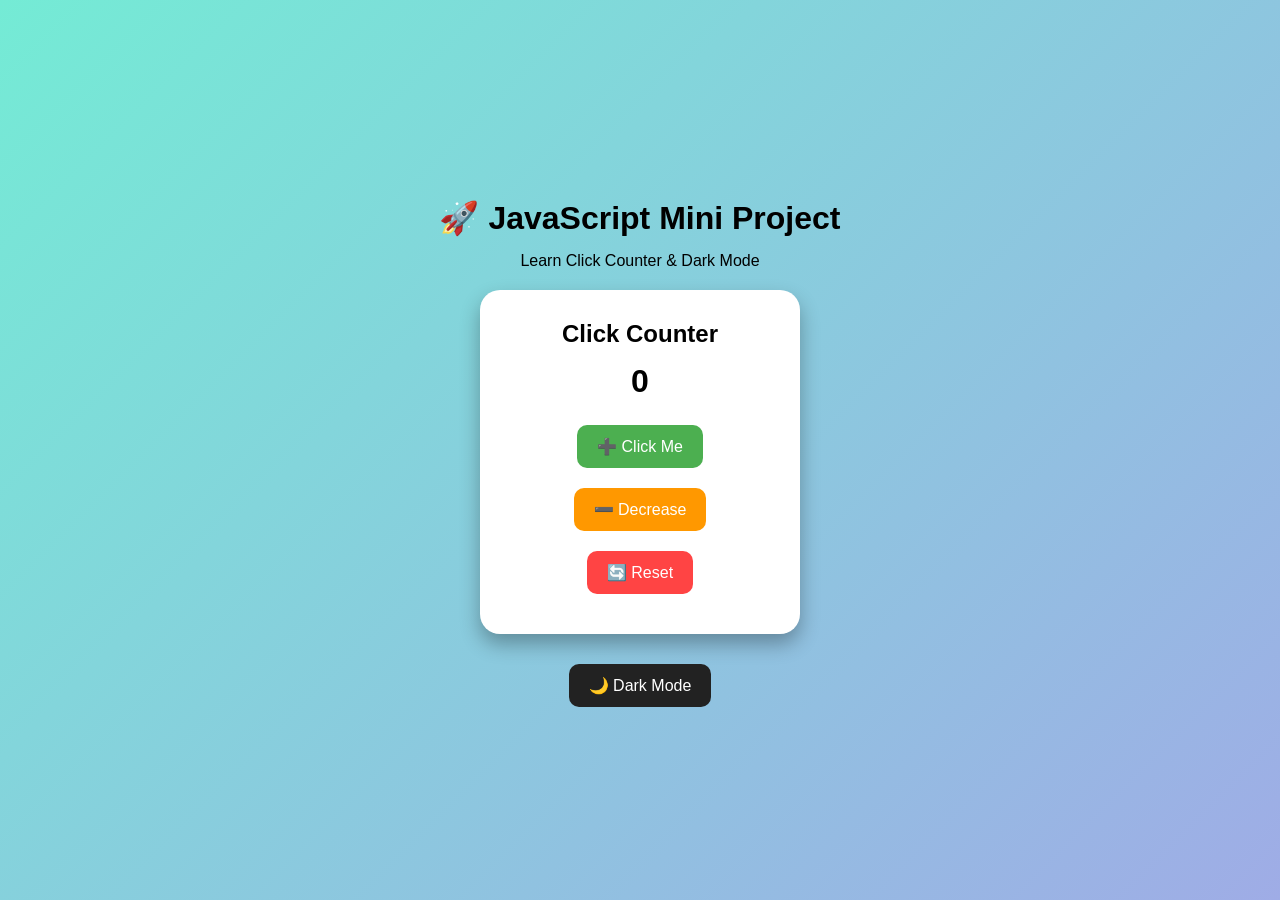
<file: DAY4/index.html>
<!DOCTYPE html>
<html lang="en">
<head>
    <meta charset="UTF-8">
    <meta name="viewport" content="width=device-width, initial-scale=1.0">
    <title>Beginner JavaScript Project</title>
    <link rel="stylesheet" href="style.css">
</head>
<body>

<div class="container">

    <h1>🚀 JavaScript Mini Project</h1>

    <p>Learn Click Counter & Dark Mode</p>

    <div class="card">

        <h2>Click Counter</h2>

        <h1 id="count">0</h1>

        <button id="increase">
            ➕ Click Me
        </button>

        <button id="decrease">
            ➖ Decrease
        </button>
        
        <button id="reset">
            🔄 Reset
        </button>

    </div>

    <button id="darkBtn">
        🌙 Dark Mode
    </button>

</div>

<script src="script.js"></script>

</body>
</html>
</file>
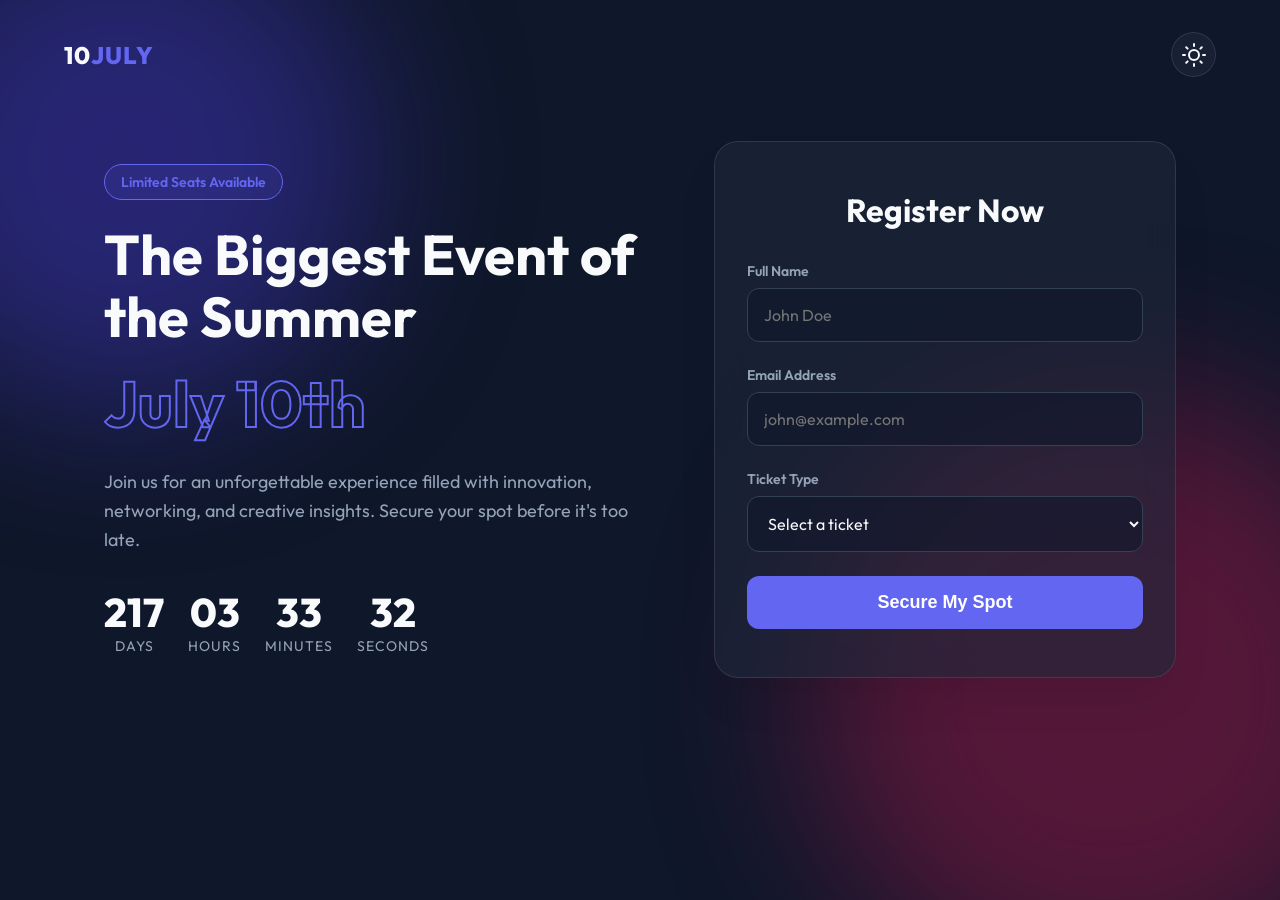
<file: DAY5/index.html>
<!DOCTYPE html>
<html lang="en">
<head>
    <meta charset="UTF-8">
    <meta name="viewport" content="width=device-width, initial-scale=1.0">
    <title>July 10th Event | Register Now</title>
    <link rel="stylesheet" href="style.css">
    <link href="https://fonts.googleapis.com/css2?family=Outfit:wght@300;400;600;800&display=swap" rel="stylesheet">
</head>
<body class="dark-mode">
    <div class="background-elements">
        <div class="blob blob-1"></div>
        <div class="blob blob-2"></div>
    </div>

    <header class="header">
        <div class="logo">10<span>JULY</span></div>
        <button id="theme-toggle" class="theme-btn" aria-label="Toggle Theme">
            <svg class="sun-icon" xmlns="http://www.w3.org/2000/svg" width="24" height="24" viewBox="0 0 24 24" fill="none" stroke="currentColor" stroke-width="2" stroke-linecap="round" stroke-linejoin="round"><circle cx="12" cy="12" r="5"></circle><line x1="12" y1="1" x2="12" y2="3"></line><line x1="12" y1="21" x2="12" y2="23"></line><line x1="4.22" y1="4.22" x2="5.64" y2="5.64"></line><line x1="18.36" y1="18.36" x2="19.78" y2="19.78"></line><line x1="1" y1="12" x2="3" y2="12"></line><line x1="21" y1="12" x2="23" y2="12"></line><line x1="4.22" y1="19.78" x2="5.64" y2="18.36"></line><line x1="18.36" y1="5.64" x2="19.78" y2="4.22"></line></svg>
            <svg class="moon-icon" xmlns="http://www.w3.org/2000/svg" width="24" height="24" viewBox="0 0 24 24" fill="none" stroke="currentColor" stroke-width="2" stroke-linecap="round" stroke-linejoin="round"><path d="M21 12.79A9 9 0 1 1 11.21 3 7 7 0 0 0 21 12.79z"></path></svg>
        </button>
    </header>

    <main class="container">
        <section class="hero-section">
            <div class="badge">Limited Seats Available</div>
            <h1 class="title">The Biggest Event of the Summer</h1>
            <h2 class="date">July 10th</h2>
            <p class="subtitle">Join us for an unforgettable experience filled with innovation, networking, and creative insights. Secure your spot before it's too late.</p>
            <div class="countdown" id="countdown">
                <div class="time-box">
                    <span id="days">00</span>
                    <label>Days</label>
                </div>
                <div class="time-box">
                    <span id="hours">00</span>
                    <label>Hours</label>
                </div>
                <div class="time-box">
                    <span id="minutes">00</span>
                    <label>Minutes</label>
                </div>
                <div class="time-box">
                    <span id="seconds">00</span>
                    <label>Seconds</label>
                </div>
            </div>
        </section>

        <section class="registration-section">
            <div class="glass-card">
                <h3>Register Now</h3>
                <form id="registration-form">
                    <div class="input-group">
                        <label for="fullName">Full Name</label>
                        <input type="text" id="fullName" placeholder="John Doe" required>
                    </div>
                    <div class="input-group">
                        <label for="email">Email Address</label>
                        <input type="email" id="email" placeholder="john@example.com" required>
                    </div>
                    <div class="input-group">
                        <label for="ticketType">Ticket Type</label>
                        <select id="ticketType" required>
                            <option value="" disabled selected>Select a ticket</option>
                            <option value="standard">Standard Pass - $49</option>
                            <option value="vip">VIP Pass - $149</option>
                            <option value="student">Student Pass - $29</option>
                        </select>
                    </div>
                    <button type="submit" class="submit-btn">Secure My Spot</button>
                    <p class="success-msg" id="success-message">🎉 Registration successful! See you on July 10th.</p>
                </form>
            </div>
        </section>
    </main>

    <script src="script.js"></script>
</body>
</html>
</file>
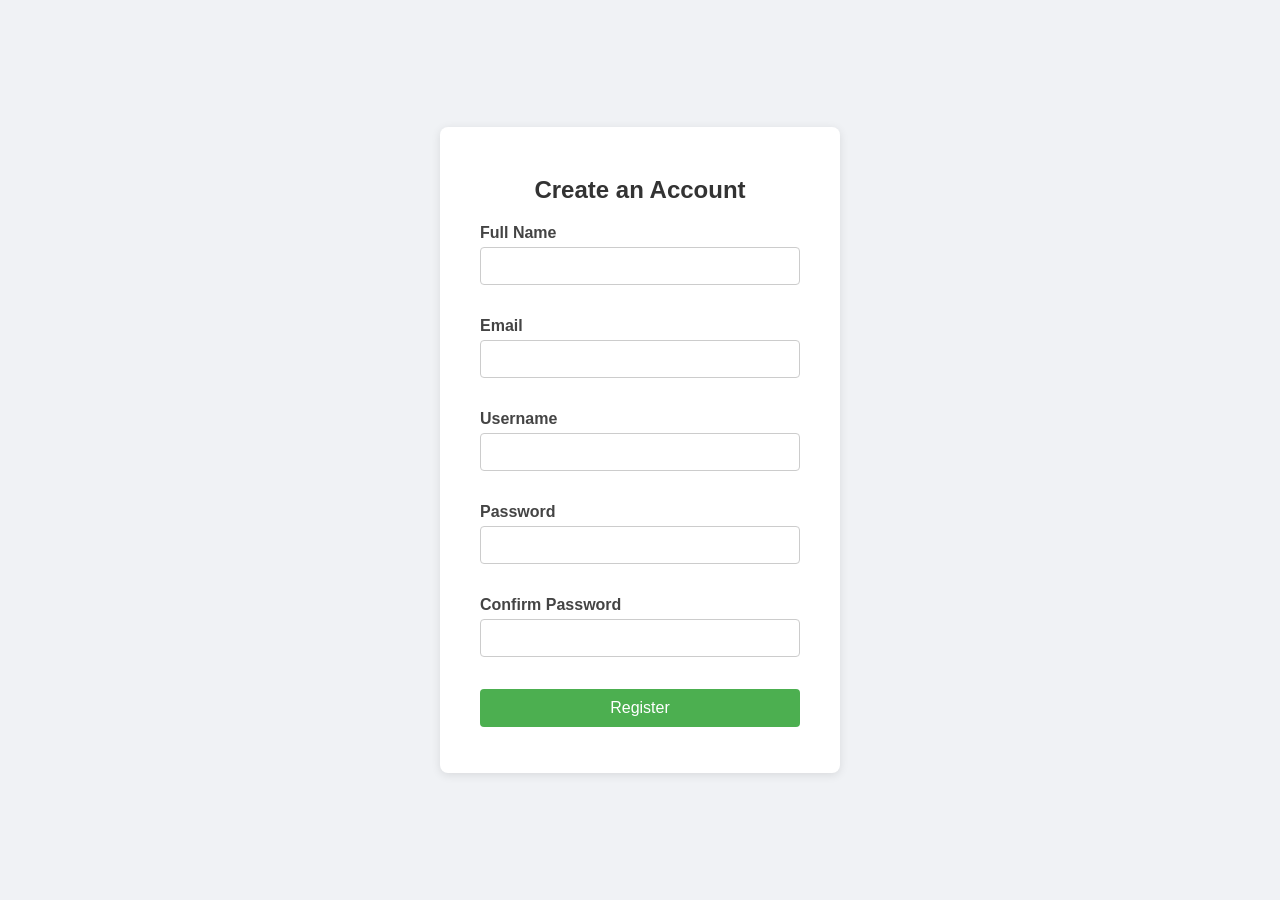
<file: DAY9/index.html>
<!DOCTYPE html>
<html lang="en">
<head>
<meta charset="UTF-8">
<title>Registration Form</title>
<link rel="stylesheet" href="style.css">
</head>
<body>

<div class="container">
  <h2>Create an Account</h2>

  <form id="registerForm" action="register.php" method="POST" novalidate>

    <div class="form-group">
      <label for="fullname">Full Name</label>
      <input type="text" id="fullname" name="fullname">
      <span class="error" id="fullnameError"></span>
    </div>

    <div class="form-group">
      <label for="email">Email</label>
      <input type="text" id="email" name="email">
      <span class="error" id="emailError"></span>
    </div>

    <div class="form-group">
      <label for="username">Username</label>
      <input type="text" id="username" name="username">
      <span class="error" id="usernameError"></span>
    </div>

    <div class="form-group">
      <label for="password">Password</label>
      <input type="password" id="password" name="password">
      <span class="error" id="passwordError"></span>
    </div>

    <div class="form-group">
      <label for="confirmPassword">Confirm Password</label>
      <input type="password" id="confirmPassword" name="confirmPassword">
      <span class="error" id="confirmPasswordError"></span>
    </div>

    <div class="form-group">
      <button type="submit">Register</button>
    </div>

    <p id="formMessage"></p>

  </form>
</div>

<script src="script.js"></script>
</body>
</html>
</file>
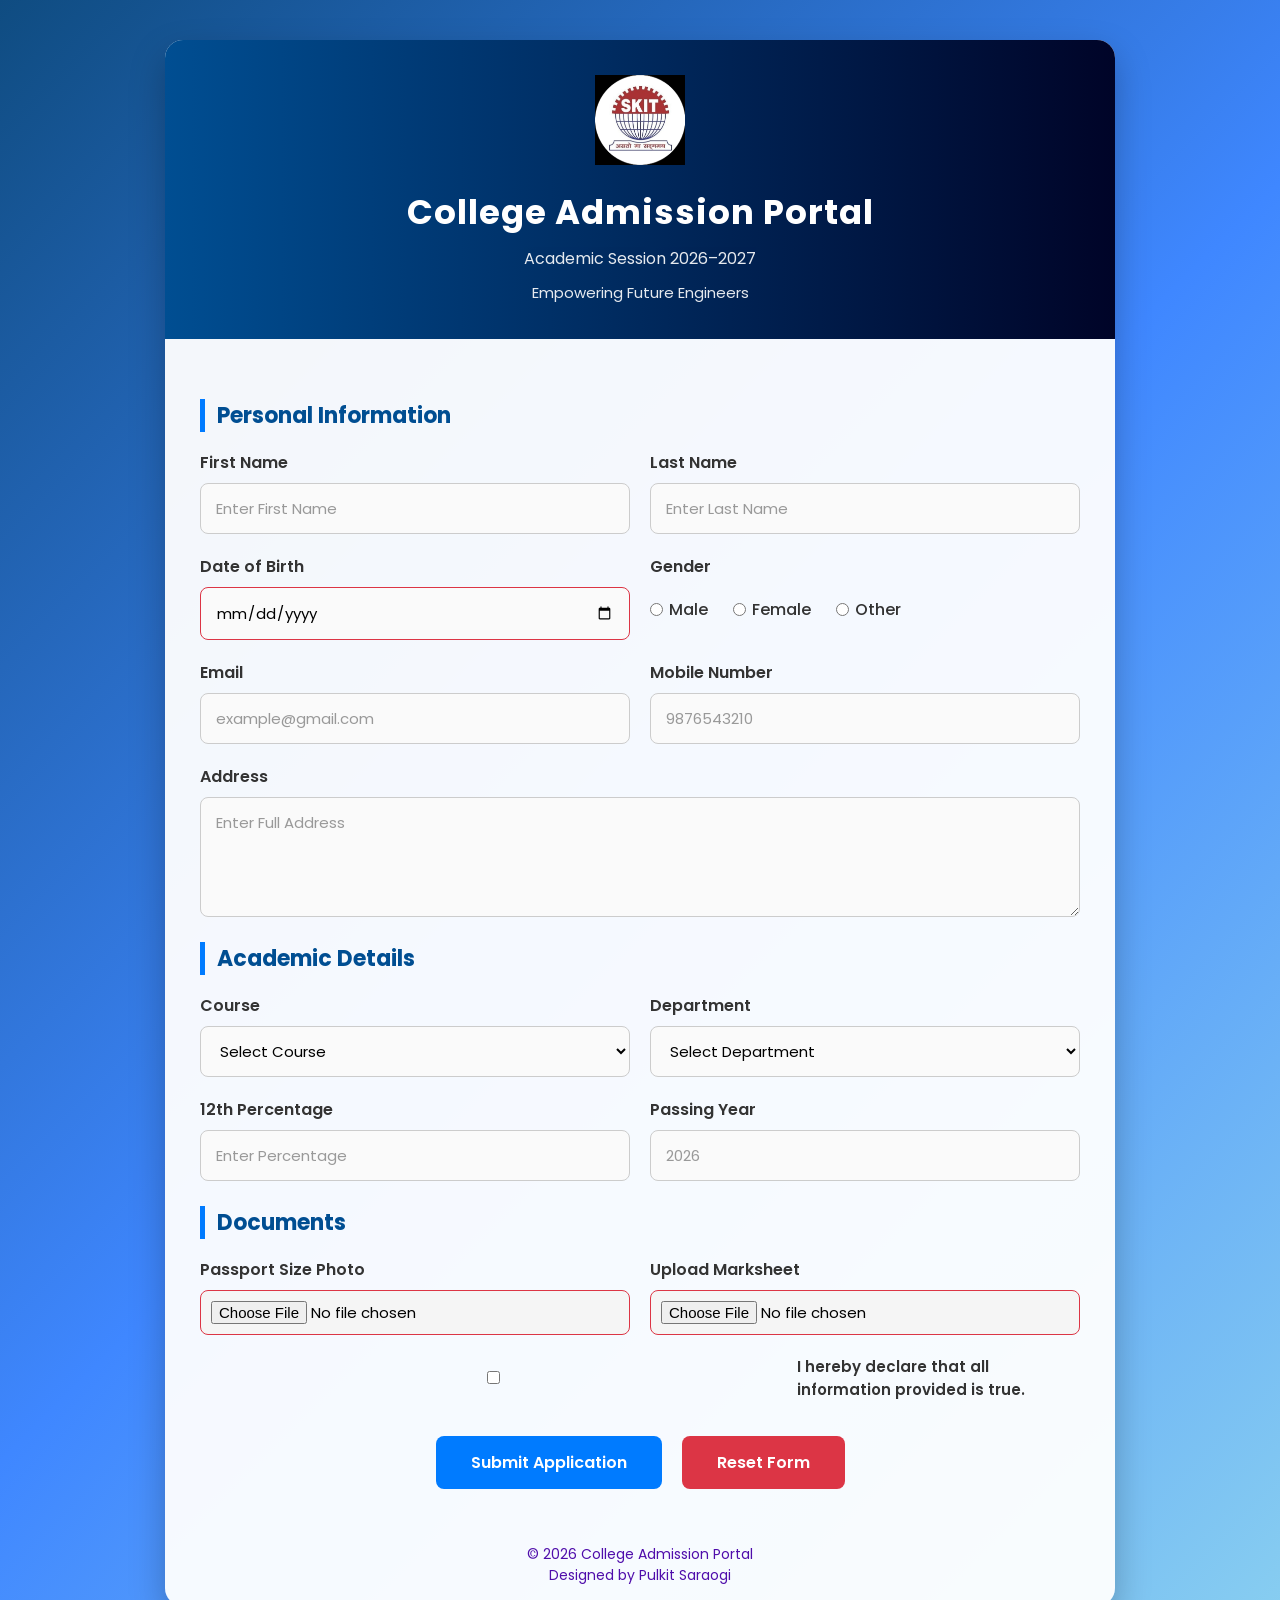
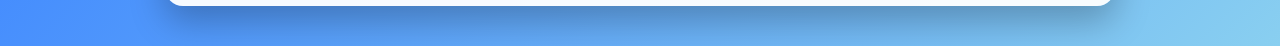
<file: DAY2/add.html>
<!DOCTYPE html>
<html lang="en">
<head>
    <meta charset="UTF-8">
    <meta name="viewport" content="width=device-width, initial-scale=1.0">
    <title>College Admission Form</title>
    <link rel="stylesheet" href="style.css">
</head>
<body>

<div class="container">

    <div class="header">

    <img src="WhatsApp Image 2026-06-28 at 10.21.29 PM.jpeg" alt="College Logo" class="logo">

    <h1>College Admission Portal</h1>

    <p>Academic Session 2026–2027</p>

    <span class="subtitle">
        Empowering Future Engineers
    </span>

</div>

    <form>

        <h2>Personal Information</h2>

        <div class="row">

            <div class="input-box">
                <label>First Name</label>
                <input type="text"
                placeholder="Enter First Name"
                required>
            </div>

            <div class="input-box">
                <label>Last Name</label>
                <input type="text"
                placeholder="Enter Last Name"
                required>
            </div>

        </div>

        <div class="row">

            <div class="input-box">
                <label>Date of Birth</label>
                <input type="date" required>
            </div>

            <div class="input-box">
                <label>Gender</label>

                <div class="gender">
                    <label><input type="radio" name="gender" required> Male</label>

                    <label><input type="radio" name="gender"> Female</label>

                    <label><input type="radio" name="gender"> Other</label>
                </div>

            </div>

        </div>

        <div class="row">

            <div class="input-box">
                <label>Email</label>
                <input type="email"
                placeholder="example@gmail.com"
                required>
            </div>

            <div class="input-box">
                <label>Mobile Number</label>
                <input type="tel"
                placeholder="9876543210"
                pattern="[0-9]{10}"
                required>
            </div>

        </div>

        <div class="input-box">
            <label>Address</label>

            <textarea
            rows="4"
            placeholder="Enter Full Address"
            required></textarea>
        </div>

        <h2>Academic Details</h2>

        <div class="row">

            <div class="input-box">
                <label>Course</label>

                <select required>
                    <option value="">Select Course</option>
                    <option>B.Tech</option>
                    <option>BCA</option>
                    <option>BBA</option>
                    <option>B.Sc</option>
                    <option>BA</option>
                    <option>B.Com</option>
                    <option>MCA</option>
                    <option>MBA</option>
                </select>

            </div>

            <div class="input-box">
                <label>Department</label>

                <select required>
                    <option value="">Select Department</option>
                    <option>Computer Science</option>
                    <option>Civil Engineering</option>
                    <option>Mechanical Engineering</option>
                    <option>Electrical Engineering</option>
                    <option>Commerce</option>
                </select>

            </div>

        </div>

        <div class="row">

            <div class="input-box">
                <label>12th Percentage</label>

                <input type="number"
                placeholder="Enter Percentage"
                min="35"
                max="100"
                required>
            </div>

            <div class="input-box">
                <label>Passing Year</label>

                <input type="number"
                placeholder="2026"
                min="2010"
                max="2030"
                required>
            </div>

        </div>

        <h2>Documents</h2>

        <div class="row">

            <div class="input-box">
                <label>Passport Size Photo</label>
                <input type="file" required>
            </div>

            <div class="input-box">
                <label>Upload Marksheet</label>
                <input type="file" required>
            </div>

        </div>

        <div class="checkbox">

            <label>
                <input type="checkbox" required>
                I hereby declare that all information provided is true.
            </label>

        </div>

        <div class="buttons">
            <button type="submit">Submit Application</button>
            <button type="reset">Reset Form</button>
        </div>

    </form>
    <footer>

© 2026 College Admission Portal
<br>
Designed by Pulkit Saraogi

</footer>

</div>

</body>
</html>
</file>
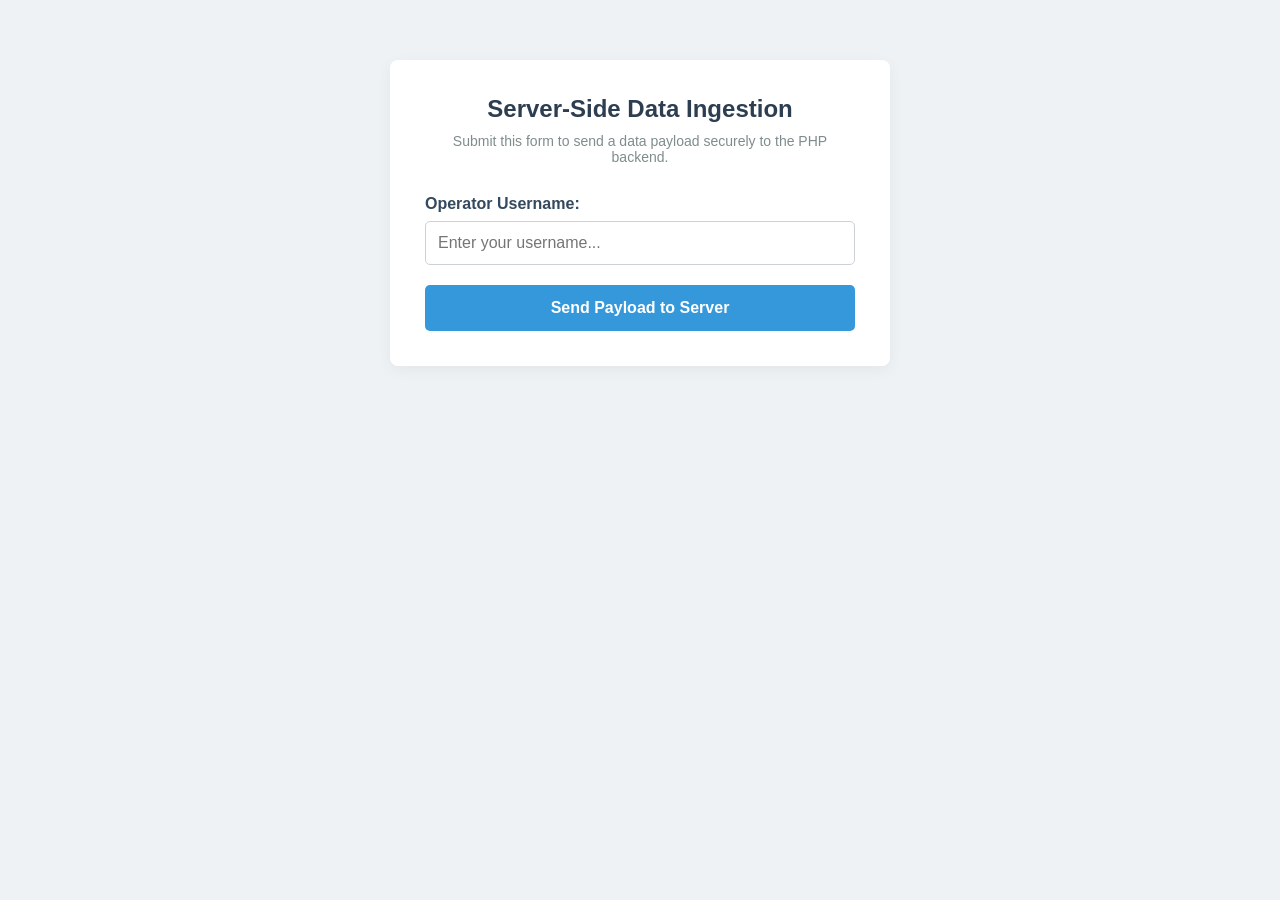
<file: DAY7/form.html>
<!DOCTYPE html>
<html lang="en">
<head>
    <meta charset="UTF-8">
    <meta name="viewport" content="width=device-width, initial-scale=1.0">
    <title>Day 7: PHP Data Ingestion</title>
    <!-- Link to our unified CSS stylesheet -->
    <link rel="stylesheet" href="style.css">
</head>
<body>

    <div class="main-container">
        <h1>Server-Side Data Ingestion</h1>
        <p class="subtitle">Submit this form to send a data payload securely to the PHP backend.</p>

        <!-- The action attribute points to our PHP script. The method is set to POST -->
        <form action="process.php" method="POST" class="custom-form">
            
            <div class="form-group">
                <label for="username">Operator Username:</label>
                <!-- We give this input the name="username" so PHP knows how to find it -->
                <input type="text" id="username" name="username" placeholder="Enter your username...">
            </div>
            
            <button type="submit" class="submit-btn">Send Payload to Server</button>
            
        </form>
    </div>

</body>
</html>
</file>
<file: DAY4/style.css>
*{
    margin:0;
    padding:0;
    box-sizing:border-box;
    font-family:Arial, Helvetica, sans-serif;
}

body{

    display:flex;
    justify-content:center;
    align-items:center;
    height:100vh;

    background:linear-gradient(135deg,#74ebd5,#9face6);

    transition:.5s;
}

.container{

    text-align:center;

}

.card{

    background:white;

    padding:30px;

    border-radius:20px;

    width:320px;

    box-shadow:0 10px 20px rgba(0,0,0,.3);

    margin:20px auto;

    transition:.5s;

}

h1{

    margin:15px;

}

button{

    padding:12px 20px;

    margin:10px;

    border:none;

    border-radius:10px;

    cursor:pointer;

    font-size:16px;

    transition:.3s;

}

#increase{

    background:#4CAF50;
    color:white;

}

#increase:hover{

    background:#2e8b57;

}
#decrease{

    background:#ff9800;
    color:white;

}

#decrease:hover{

    background:#e65100;

}

#reset{

    background:#ff4444;
    color:white;

}

#reset:hover{

    background:#cc0000;

}

#darkBtn{

    background:#222;
    color:white;

}

#darkBtn:hover{

    background:black;

}

/* Dark Mode */

.dark{

    background:#111;

    color:white;

}

.dark .card{

    background:#222;

    color:white;

}
</file>
<file: DAY5/style.css>
:root {
    /* Light Mode Variables */
    --bg-color: #f3f4f6;
    --text-primary: #1f2937;
    --text-secondary: #4b5563;
    --card-bg: rgba(255, 255, 255, 0.7);
    --card-border: rgba(255, 255, 255, 0.5);
    --input-bg: rgba(255, 255, 255, 0.8);
    --input-border: #d1d5db;
    --input-focus: #6366f1;
    --primary-color: #4f46e5;
    --primary-hover: #4338ca;
    --blob-1: #c7d2fe;
    --blob-2: #fbcfe8;
}

body.dark-mode {
    /* Dark Mode Variables */
    --bg-color: #0f172a;
    --text-primary: #f8fafc;
    --text-secondary: #94a3b8;
    --card-bg: rgba(30, 41, 59, 0.6);
    --card-border: rgba(255, 255, 255, 0.1);
    --input-bg: rgba(15, 23, 42, 0.6);
    --input-border: #334155;
    --input-focus: #818cf8;
    --primary-color: #6366f1;
    --primary-hover: #818cf8;
    --blob-1: #3730a3;
    --blob-2: #831843;
}

* {
    margin: 0;
    padding: 0;
    box-sizing: border-box;
}

body {
    font-family: 'Outfit', sans-serif;
    background-color: var(--bg-color);
    color: var(--text-primary);
    transition: background-color 0.5s ease, color 0.5s ease;
    min-height: 100vh;
    overflow-x: hidden;
    position: relative;
}

/* Background Blobs for Visual Aesthetics */
.background-elements {
    position: fixed;
    top: 0;
    left: 0;
    width: 100vw;
    height: 100vh;
    z-index: -1;
    overflow: hidden;
}

.blob {
    position: absolute;
    border-radius: 50%;
    filter: blur(80px);
    opacity: 0.6;
    animation: float 10s infinite alternate;
}

.blob-1 {
    top: -10%;
    left: -10%;
    width: 500px;
    height: 500px;
    background: var(--blob-1);
    transition: background 0.5s ease;
}

.blob-2 {
    bottom: -10%;
    right: -10%;
    width: 600px;
    height: 600px;
    background: var(--blob-2);
    animation-delay: -5s;
    transition: background 0.5s ease;
}

@keyframes float {
    0% { transform: translate(0, 0) scale(1); }
    100% { transform: translate(50px, 50px) scale(1.1); }
}

/* Header & Theme Toggle */
.header {
    display: flex;
    justify-content: space-between;
    align-items: center;
    padding: 2rem 5%;
    max-width: 1400px;
    margin: 0 auto;
}

.logo {
    font-size: 1.5rem;
    font-weight: 800;
    letter-spacing: 1px;
}

.logo span {
    color: var(--primary-color);
}

.theme-btn {
    background: var(--card-bg);
    border: 1px solid var(--card-border);
    backdrop-filter: blur(10px);
    color: var(--text-primary);
    width: 45px;
    height: 45px;
    border-radius: 50%;
    cursor: pointer;
    display: flex;
    justify-content: center;
    align-items: center;
    transition: all 0.3s ease;
}

.theme-btn:hover {
    transform: scale(1.1);
    background: var(--primary-color);
    color: white;
}

body.dark-mode .sun-icon { display: block; }
body.dark-mode .moon-icon { display: none; }
body:not(.dark-mode) .sun-icon { display: none; }
body:not(.dark-mode) .moon-icon { display: block; }

/* Main Layout */
.container {
    display: flex;
    flex-wrap: wrap;
    justify-content: space-between;
    align-items: center;
    max-width: 1200px;
    margin: 2rem auto;
    padding: 0 5%;
    gap: 3rem;
}

.hero-section {
    flex: 1 1 500px;
}

.badge {
    display: inline-block;
    padding: 0.5rem 1rem;
    background: rgba(99, 102, 241, 0.1);
    color: var(--primary-color);
    border: 1px solid var(--primary-color);
    border-radius: 20px;
    font-size: 0.875rem;
    font-weight: 600;
    margin-bottom: 1.5rem;
}

.title {
    font-size: 3.5rem;
    line-height: 1.1;
    margin-bottom: 1rem;
}

.date {
    font-size: 4rem;
    color: transparent;
    -webkit-text-stroke: 2px var(--primary-color);
    margin-bottom: 1.5rem;
}

body:not(.dark-mode) .date {
    -webkit-text-stroke: 2px var(--text-primary);
    color: var(--primary-color);
}


.subtitle {
    font-size: 1.125rem;
    color: var(--text-secondary);
    line-height: 1.6;
    margin-bottom: 2rem;
}

/* Countdown */
.countdown {
    display: flex;
    gap: 1.5rem;
}

.time-box {
    display: flex;
    flex-direction: column;
    align-items: center;
}

.time-box span {
    font-size: 2.5rem;
    font-weight: 800;
    color: var(--text-primary);
}

.time-box label {
    font-size: 0.875rem;
    color: var(--text-secondary);
    text-transform: uppercase;
    letter-spacing: 1px;
}

/* Form Section (Glassmorphism) */
.registration-section {
    flex: 1 1 400px;
}

.glass-card {
    background: var(--card-bg);
    backdrop-filter: blur(16px);
    -webkit-backdrop-filter: blur(16px);
    border: 1px solid var(--card-border);
    border-radius: 24px;
    padding: 3rem 2rem;
    box-shadow: 0 25px 50px -12px rgba(0, 0, 0, 0.1);
}

.glass-card h3 {
    font-size: 2rem;
    margin-bottom: 2rem;
    text-align: center;
}

.input-group {
    margin-bottom: 1.5rem;
}

.input-group label {
    display: block;
    font-size: 0.875rem;
    font-weight: 600;
    margin-bottom: 0.5rem;
    color: var(--text-secondary);
}

.input-group input,
.input-group select {
    width: 100%;
    padding: 1rem;
    border-radius: 12px;
    border: 1px solid var(--input-border);
    background: var(--input-bg);
    color: var(--text-primary);
    font-family: inherit;
    font-size: 1rem;
    transition: all 0.3s ease;
    outline: none;
}

.input-group input:focus,
.input-group select:focus {
    border-color: var(--input-focus);
    box-shadow: 0 0 0 4px rgba(99, 102, 241, 0.1);
}

.input-group select option {
    background: var(--bg-color);
    color: var(--text-primary);
}

.submit-btn {
    width: 100%;
    padding: 1rem;
    border: none;
    border-radius: 12px;
    background: var(--primary-color);
    color: white;
    font-size: 1.125rem;
    font-weight: 600;
    cursor: pointer;
    transition: background 0.3s ease, transform 0.2s ease;
}

.submit-btn:hover {
    background: var(--primary-hover);
    transform: translateY(-2px);
}

.submit-btn:active {
    transform: translateY(0);
}

.success-msg {
    display: none;
    margin-top: 1.5rem;
    padding: 1rem;
    background: rgba(34, 197, 94, 0.1);
    color: #22c55e;
    border-radius: 12px;
    text-align: center;
    font-weight: 600;
}

/* Responsive */
@media (max-width: 768px) {
    .title { font-size: 2.5rem; }
    .date { font-size: 3rem; }
    .countdown { gap: 1rem; }
    .time-box span { font-size: 1.8rem; }
    .container { gap: 2rem; margin: 1rem auto; }
}
</file>
<file: DAY9/style.css>
* {
  box-sizing: border-box;
}

body {
  font-family: Arial, Helvetica, sans-serif;
  background-color: #f0f2f5;
  display: flex;
  justify-content: center;
  align-items: center;
  min-height: 100vh;
  margin: 0;
}

.container {
  background: #ffffff;
  padding: 30px 40px;
  border-radius: 8px;
  box-shadow: 0 2px 10px rgba(0, 0, 0, 0.1);
  width: 100%;
  max-width: 400px;
}

h2 {
  text-align: center;
  color: #333;
  margin-bottom: 20px;
}

.form-group {
  margin-bottom: 15px;
}

label {
  display: block;
  margin-bottom: 5px;
  font-weight: bold;
  color: #444;
}

input {
  width: 100%;
  padding: 10px;
  border: 1px solid #ccc;
  border-radius: 4px;
  font-size: 14px;
}

input.invalid {
  border-color: #e74c3c;
}

.error {
  color: #e74c3c;
  font-size: 12px;
  display: block;
  margin-top: 3px;
  min-height: 14px;
}

button {
  width: 100%;
  padding: 10px;
  background-color: #4CAF50;
  color: white;
  border: none;
  border-radius: 4px;
  font-size: 16px;
  cursor: pointer;
}

button:hover {
  background-color: #43a047;
}

#formMessage {
  text-align: center;
  font-weight: bold;
}
</file>
<file: DAY2/style.css>
@import url('https://fonts.googleapis.com/css2?family=Poppins:wght@300;400;500;600;700&display=swap');


*{
    margin:0;
    padding:0;
    box-sizing:border-box;
    font-family:'Poppins',sans-serif;
}


body{
    background:linear-gradient(135deg,#0f4c81,#3f87ff,#89cff0);
    min-height:100vh;
    display:flex;
    justify-content:center;
    align-items:center;
    padding:40px 15px;
}

.container{

    width:100%;
    max-width:950px;

    background:rgba(255,255,255,.95);

    border-radius:18px;

    overflow:hidden;

    box-shadow:
    0 15px 35px rgba(0,0,0,.25);

    animation:fadeIn .8s ease;
}

@keyframes fadeIn{

from{
    opacity:0;
    transform:translateY(30px);
}

to{
    opacity:1;
    transform:translateY(0);
}

}


.header{

    background:linear-gradient(90deg,#004e92,#000428);

    color:white;

    text-align:center;

    padding:35px;
}
.logo{
    width:90px;
    margin-bottom:15px;
}

.subtitle{
    display:block;
    margin-top:10px;
    color:#fff;
    opacity:.9;
    font-size:15px;
}

.header h1{

    font-size:34px;

    margin-bottom:8px;

    letter-spacing:1px;
}
.header h3{

    margin-top:8px;

    font-size:22px;

    font-weight:500;

    color:#ffffff;

    letter-spacing:1px;

    text-shadow:0 0 10px rgba(255,255,255,.5);

}

.header p{

    font-size:16px;

    opacity:.9;
}


form{

    padding:35px;
}


h2{

    color:#004e92;

    margin:25px 0 18px;

    border-left:5px solid #007BFF;

    padding-left:12px;

    font-size:22px;
}



.row{

    display:flex;

    gap:20px;

    margin-bottom:20px;
}
.input-box{

    flex:1;

    display:flex;

    flex-direction:column;
}

label{

    margin-bottom:8px;

    font-weight:600;

    color:#333;
}



input,
select,
textarea{

    width:100%;

    padding:13px 15px;

    border:1px solid #ccc;

    border-radius:8px;

    font-size:15px;

    outline:none;

    transition:.6s;

    background:#fafafa;
}

textarea{

    resize:vertical;
}

input::placeholder,
textarea::placeholder{

    color:#999;
}


input:focus,
select:focus,
textarea:focus{

    border-color:#007BFF;

    background:white;

    box-shadow:0 0 10px rgba(0,123,255,.25);

    transform:translateY(-2px);
}



.gender{

    display:flex;

    gap:25px;

    margin-top:10px;
}

.gender label{

    display:flex;

    align-items:center;

    gap:6px;

    font-weight:500;
}



input[type=file]{

    padding:10px;

    background:#f5f5f5;

    cursor:pointer;
}



.checkbox{

    margin-top:20px;

    font-size:15px;

    color:#333;
}

.checkbox label{

    display:flex;

    align-items:center;

    gap:10px;

    cursor:pointer;
}


.buttons{

    display:flex;

    justify-content:center;

    gap:20px;

    margin-top:35px;
}

button{

    padding:14px 35px;

    border:none;

    border-radius:8px;

    font-size:16px;

    font-weight:600;

    cursor:pointer;

    transition:.3s;
}

/* Submit Button */

button[type="submit"]{

    background:#007BFF;

    color:white;
}

button[type="submit"]:hover{

    background:#0056b3;

    transform:translateY(-3px);

    box-shadow:0 8px 18px rgba(0,123,255,.35);
}



button[type="reset"]{

    background:#dc3545;

    color:white;
}

button[type="reset"]:hover{

    background:#b52a37;

    transform:translateY(-3px);

    box-shadow:0 8px 18px rgba(220,53,69,.35);
}


input:valid{

    border-color:#28a745;
}

input:invalid:not(:placeholder-shown){

    border-color:#dc3545;
}


@media(max-width:768px){

.row{

    flex-direction:column;
}

.buttons{

    flex-direction:column;
}

.header h1{

    font-size:28px;
}

form{

    padding:25px;
}

}
footer{

text-align:center;

padding:20px;

color:#4f0dab;

font-size:14px;

}
</file>
<file: DAY7/style.css>
/* Core Structural Reset */
* {
    box-sizing: border-box;
    margin: 0;
    padding: 0;
}

body {
    font-family: 'Segoe UI', Tahoma, Geneva, Verdana, sans-serif;
    background-color: #eef2f5;
    color: #333;
    display: flex;
    justify-content: center;
    padding-top: 60px;
}

.main-container {
    background: #ffffff;
    width: 100%;
    max-width: 500px;
    padding: 35px;
    border-radius: 8px;
    box-shadow: 0 4px 15px rgba(0,0,0,0.05);
    text-align: center;
}

h1 {
    color: #2c3e50;
    margin-bottom: 10px;
    font-size: 24px;
}

.subtitle {
    color: #7f8c8d;
    font-size: 14px;
    margin-bottom: 30px;
}

/* Form Element Styling */
.form-group {
    text-align: left;
    margin-bottom: 20px;
}

label {
    display: block;
    font-weight: 600;
    margin-bottom: 8px;
    color: #34495e;
}

input[type="text"] {
    width: 100%;
    padding: 12px;
    border: 1px solid #ccd1d9;
    border-radius: 5px;
    font-size: 16px;
    transition: border-color 0.3s;
}

input[type="text"]:focus {
    border-color: #3498db;
    outline: none;
}

.submit-btn {
    width: 100%;
    background-color: #3498db;
    color: #ffffff;
    border: none;
    padding: 14px;
    font-size: 16px;
    font-weight: bold;
    border-radius: 5px;
    cursor: pointer;
    transition: background-color 0.2s;
}

.submit-btn:hover {
    background-color: #2980b9;
}

/* PHP Server Response Layout Boxes */
.error-box {
    background-color: #f8d7da;
    border: 1px solid #f5c6cb;
    color: #721c24;
    padding: 20px;
    border-radius: 5px;
    margin-bottom: 20px;
    text-align: left;
}

.success-box {
    background-color: #d4edda;
    border: 1px solid #c3e6cb;
    color: #155724;
    padding: 20px;
    border-radius: 5px;
    margin-bottom: 20px;
    text-align: left;
}

hr {
    border: 0;
    border-top: 1px solid rgba(0,0,0,0.1);
    margin: 15px 0;
}

.server-info {
    font-size: 13px;
    color: #555;
}

.back-link {
    display: inline-block;
    margin-top: 15px;
    color: #3498db;
    text-decoration: none;
    font-weight: bold;
}

.back-link:hover {
    text-decoration: underline;
}
</file>
